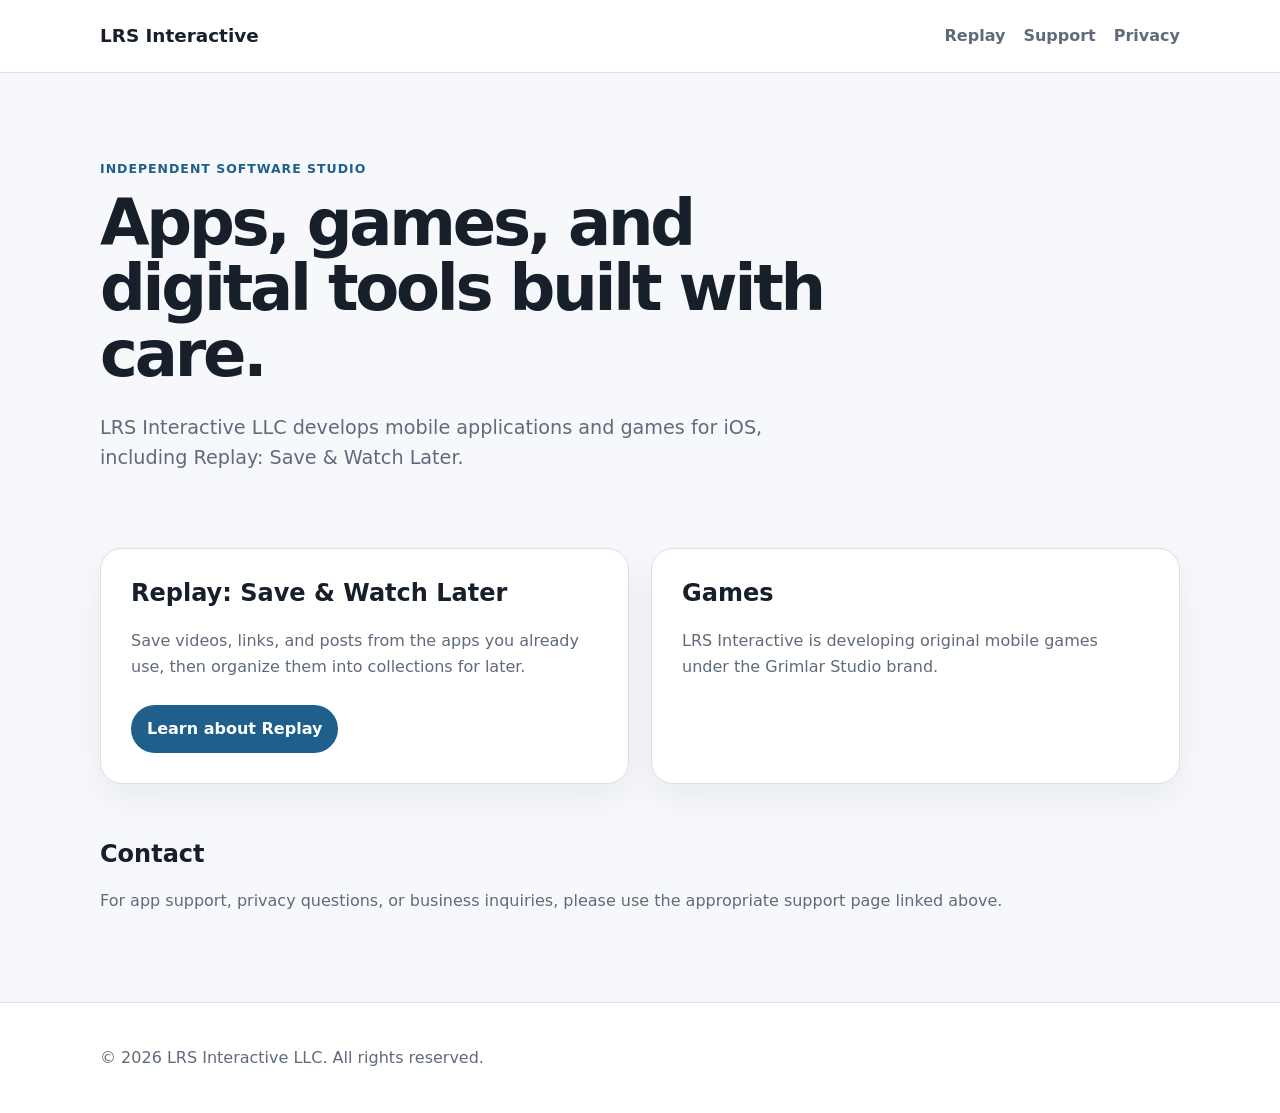
<file: index.html>
<!doctype html>
<html lang="en">
<head>
  <meta charset="utf-8">
  <meta name="viewport" content="width=device-width, initial-scale=1">
  <title>LRS Interactive LLC</title>
  <meta name="description" content="LRS Interactive LLC is an independent software studio developing mobile apps, games, and digital tools.">
  <link rel="stylesheet" href="styles.css">
</head>
<body>
  <header class="site-header">
    <div class="container nav">
      <a class="logo" href="/">LRS Interactive</a>
      <nav>
        <a href="/replay/">Replay</a>
        <a href="/replay/support/">Support</a>
        <a href="/replay/privacy/">Privacy</a>
      </nav>
    </div>
  </header>

  <main>
    <section class="hero container">
      <p class="eyebrow">Independent software studio</p>
      <h1>Apps, games, and digital tools built with care.</h1>
      <p class="lead">
        LRS Interactive LLC develops mobile applications and games for iOS, including Replay: Save & Watch Later.
      </p>
    </section>

    <section class="container card-grid">
      <article class="card">
        <h2>Replay: Save & Watch Later</h2>
        <p>
          Save videos, links, and posts from the apps you already use, then organize them into collections for later.
        </p>
        <a class="button" href="/replay/">Learn about Replay</a>
      </article>

      <article class="card">
        <h2>Games</h2>
        <p>
          LRS Interactive is developing original mobile games under the Grimlar Studio brand.
        </p>
      </article>
    </section>

    <section class="container contact">
  <h2>Contact</h2>
  <p>
    For app support, privacy questions, or business inquiries, please use the appropriate support page linked above.
  </p>
</section>
  </main>

  <footer class="site-footer">
    <div class="container">
      <p>© <span id="year"></span> LRS Interactive LLC. All rights reserved.</p>
    </div>
  </footer>

  <script>
    document.getElementById("year").textContent = new Date().getFullYear();
  </script>
</body>
</html>
</file>
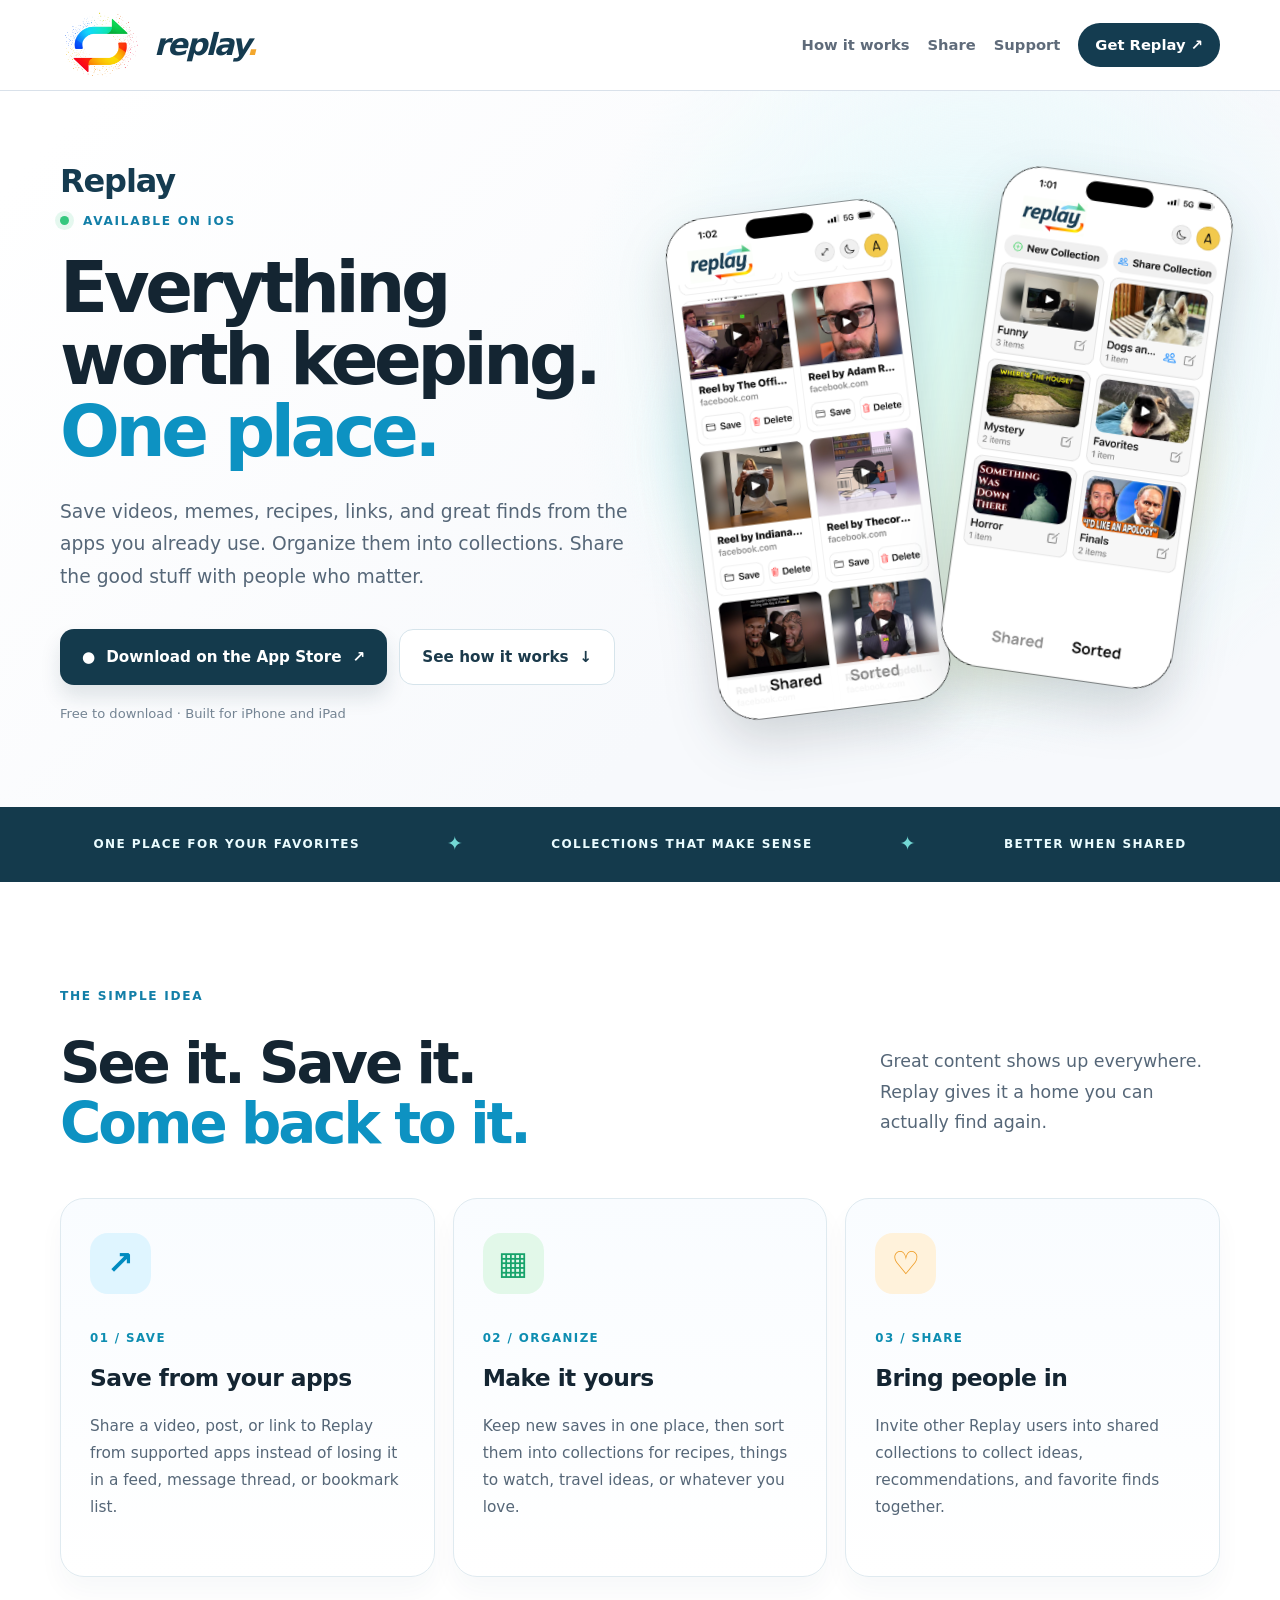
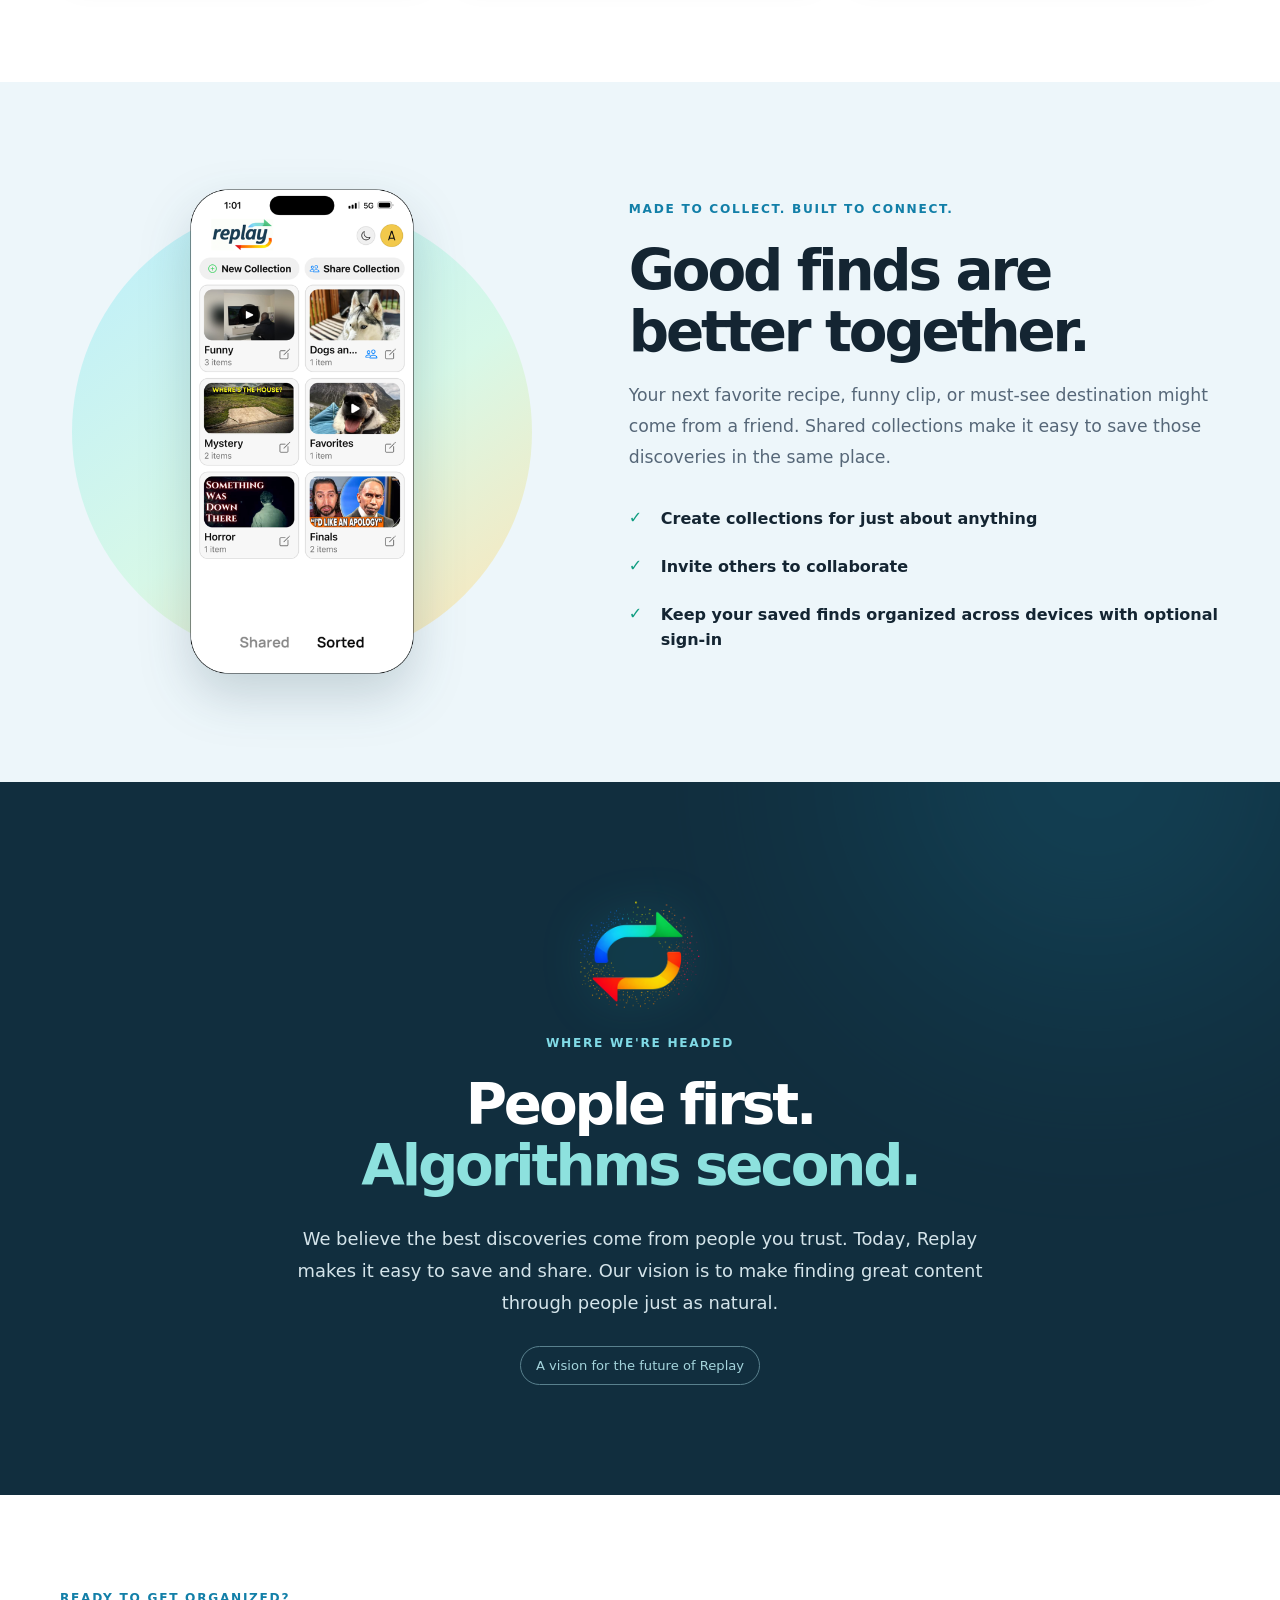
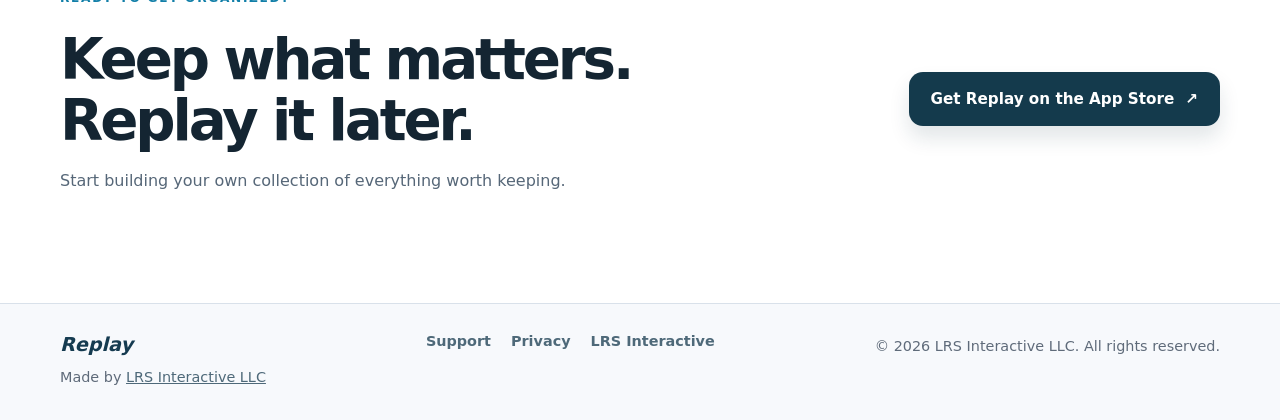
<file: replay/index.html>
<!doctype html>
<html lang="en">
<head>
  <meta charset="utf-8">
  <meta name="viewport" content="width=device-width, initial-scale=1">
  <meta name="theme-color" content="#f7f9fc">
  <meta name="description" content="Replay brings the videos, links, recipes, and discoveries you want to keep into one place. Save from your favorite apps, organize collections, and share with friends.">
  <meta property="og:title" content="Replay — Everything worth keeping. One place.">
  <meta property="og:description" content="Save from anywhere. Organize in collections. Share with people who matter.">
  <meta property="og:type" content="website">
  <meta property="og:url" content="https://lrsinteractive.co/replay/">
  <title>Replay — Everything worth keeping. One place.</title>
  <link rel="stylesheet" href="../styles.css">
  <link rel="stylesheet" href="replay.css">
</head>
<body class="replay-page">
  <a class="skip-link" href="#main">Skip to content</a>
  <header class="site-header">
    <div class="container nav">
      <a class="brand" href="./" aria-label="Replay home">
        <img class="brand-symbol" src="../logo.png" alt="" width="1311" height="1200">
        <span class="brand-text">replay<span class="brand-period">.</span></span>
      </a>
      <nav aria-label="Main navigation">
        <a href="#how-it-works">How it works</a>
        <a href="#sharing">Share</a>
        <a href="support/">Support</a>
        <a class="nav-download" href="https://apps.apple.com/us/app/replay-save-watch-later/id6756498810">Get Replay <span aria-hidden="true">↗</span></a>
      </nav>
    </div>
  </header>

  <main id="main">
    <section class="replay-hero">
      <div class="container hero-layout">
        <div class="hero-copy">
          <p class="hero-app-name">Replay</p>
          <p class="replay-kicker"><span class="live-dot" aria-hidden="true"></span> AVAILABLE ON iOS</p>
          <h1>Everything worth keeping. <span>One place.</span></h1>
          <p class="hero-lead">Save videos, memes, recipes, links, and great finds from the apps you already use. Organize them into collections. Share the good stuff with people who matter.</p>
          <div class="hero-actions">
            <a class="replay-button primary-button" href="https://apps.apple.com/us/app/replay-save-watch-later/id6756498810" aria-label="Download Replay on the App Store"><span aria-hidden="true">●</span> Download on the App Store <span aria-hidden="true">↗</span></a>
            <a class="replay-button secondary-button" href="#how-it-works">See how it works <span aria-hidden="true">↓</span></a>
          </div>
          <p class="hero-footnote">Free to download · Built for iPhone and iPad</p>
        </div>
        <div class="hero-visual" aria-label="Screenshots showing Replay's Shared and Sorted views">
          <div class="visual-glow" aria-hidden="true"></div>
          <img class="phone phone-shared" src="../shared.png" alt="Replay Shared inbox showing saved videos from other apps" width="395" height="853">
          <img class="phone phone-sorted" src="../sorted.png" alt="Replay Sorted view showing custom collections including Funny, Mystery, and Favorites" width="378" height="853">
        </div>
      </div>
    </section>

    <section class="benefit-strip" aria-label="Replay at a glance">
      <div class="container benefits">
        <span>ONE PLACE FOR YOUR FAVORITES</span><span aria-hidden="true">✦</span>
        <span>COLLECTIONS THAT MAKE SENSE</span><span aria-hidden="true">✦</span>
        <span>BETTER WHEN SHARED</span>
      </div>
    </section>

    <section class="replay-section" id="how-it-works">
      <div class="container">
        <p class="section-kicker">THE SIMPLE IDEA</p>
        <div class="section-heading">
          <h2>See it. Save it.<br><span>Come back to it.</span></h2>
          <p>Great content shows up everywhere. Replay gives it a home you can actually find again.</p>
        </div>
        <div class="feature-grid">
          <article class="feature-card">
            <div class="feature-icon cyan" aria-hidden="true">↗</div>
            <p class="feature-number">01 / SAVE</p>
            <h3>Save from your apps</h3>
            <p>Share a video, post, or link to Replay from supported apps instead of losing it in a feed, message thread, or bookmark list.</p>
          </article>
          <article class="feature-card">
            <div class="feature-icon green" aria-hidden="true">▦</div>
            <p class="feature-number">02 / ORGANIZE</p>
            <h3>Make it yours</h3>
            <p>Keep new saves in one place, then sort them into collections for recipes, things to watch, travel ideas, or whatever you love.</p>
          </article>
          <article class="feature-card">
            <div class="feature-icon orange" aria-hidden="true">♡</div>
            <p class="feature-number">03 / SHARE</p>
            <h3>Bring people in</h3>
            <p>Invite other Replay users into shared collections to collect ideas, recommendations, and favorite finds together.</p>
          </article>
        </div>
      </div>
    </section>

    <section class="spotlight-section" id="sharing">
      <div class="container spotlight">
        <div class="spotlight-art">
          <div class="spotlight-ring" aria-hidden="true"></div>
          <img src="../sorted.png" alt="A collection library in Replay with custom categories and a shared collection" loading="lazy" width="378" height="853">
        </div>
        <div class="spotlight-copy">
          <p class="section-kicker">MADE TO COLLECT. BUILT TO CONNECT.</p>
          <h2>Good finds are better together.</h2>
          <p>Your next favorite recipe, funny clip, or must-see destination might come from a friend. Shared collections make it easy to save those discoveries in the same place.</p>
          <ul class="tick-list">
            <li>Create collections for just about anything</li>
            <li>Invite others to collaborate</li>
            <li>Keep your saved finds organized across devices with optional sign-in</li>
          </ul>
        </div>
      </div>
    </section>

    <section class="vision-section">
      <div class="container vision-inner">
        <img class="vision-mark" src="../logo.png" alt="" width="1311" height="1200" loading="lazy">
        <p class="section-kicker">WHERE WE'RE HEADED</p>
        <h2>People first.<br><span>Algorithms second.</span></h2>
        <p>We believe the best discoveries come from people you trust. Today, Replay makes it easy to save and share. Our vision is to make finding great content through people just as natural.</p>
        <div class="vision-label">A vision for the future of Replay</div>
      </div>
    </section>

    <section class="cta-section">
      <div class="container cta-inner">
        <div>
          <p class="section-kicker">READY TO GET ORGANIZED?</p>
          <h2>Keep what matters.<br>Replay it later.</h2>
          <p>Start building your own collection of everything worth keeping.</p>
        </div>
        <a class="replay-button primary-button" href="https://apps.apple.com/us/app/replay-save-watch-later/id6756498810">Get Replay on the App Store <span aria-hidden="true">↗</span></a>
      </div>
    </section>
  </main>

  <footer class="site-footer replay-footer">
    <div class="container footer-content">
      <div><strong>Replay</strong><p>Made by <a href="../">LRS Interactive LLC</a></p></div>
      <nav aria-label="Footer navigation"><a href="support/">Support</a><a href="privacy/">Privacy</a><a href="../">LRS Interactive</a></nav>
      <p>© <span id="year">2026</span> LRS Interactive LLC. All rights reserved.</p>
    </div>
  </footer>
  <script>document.getElementById("year").textContent = new Date().getFullYear();</script>
</body>
</html>
</file>
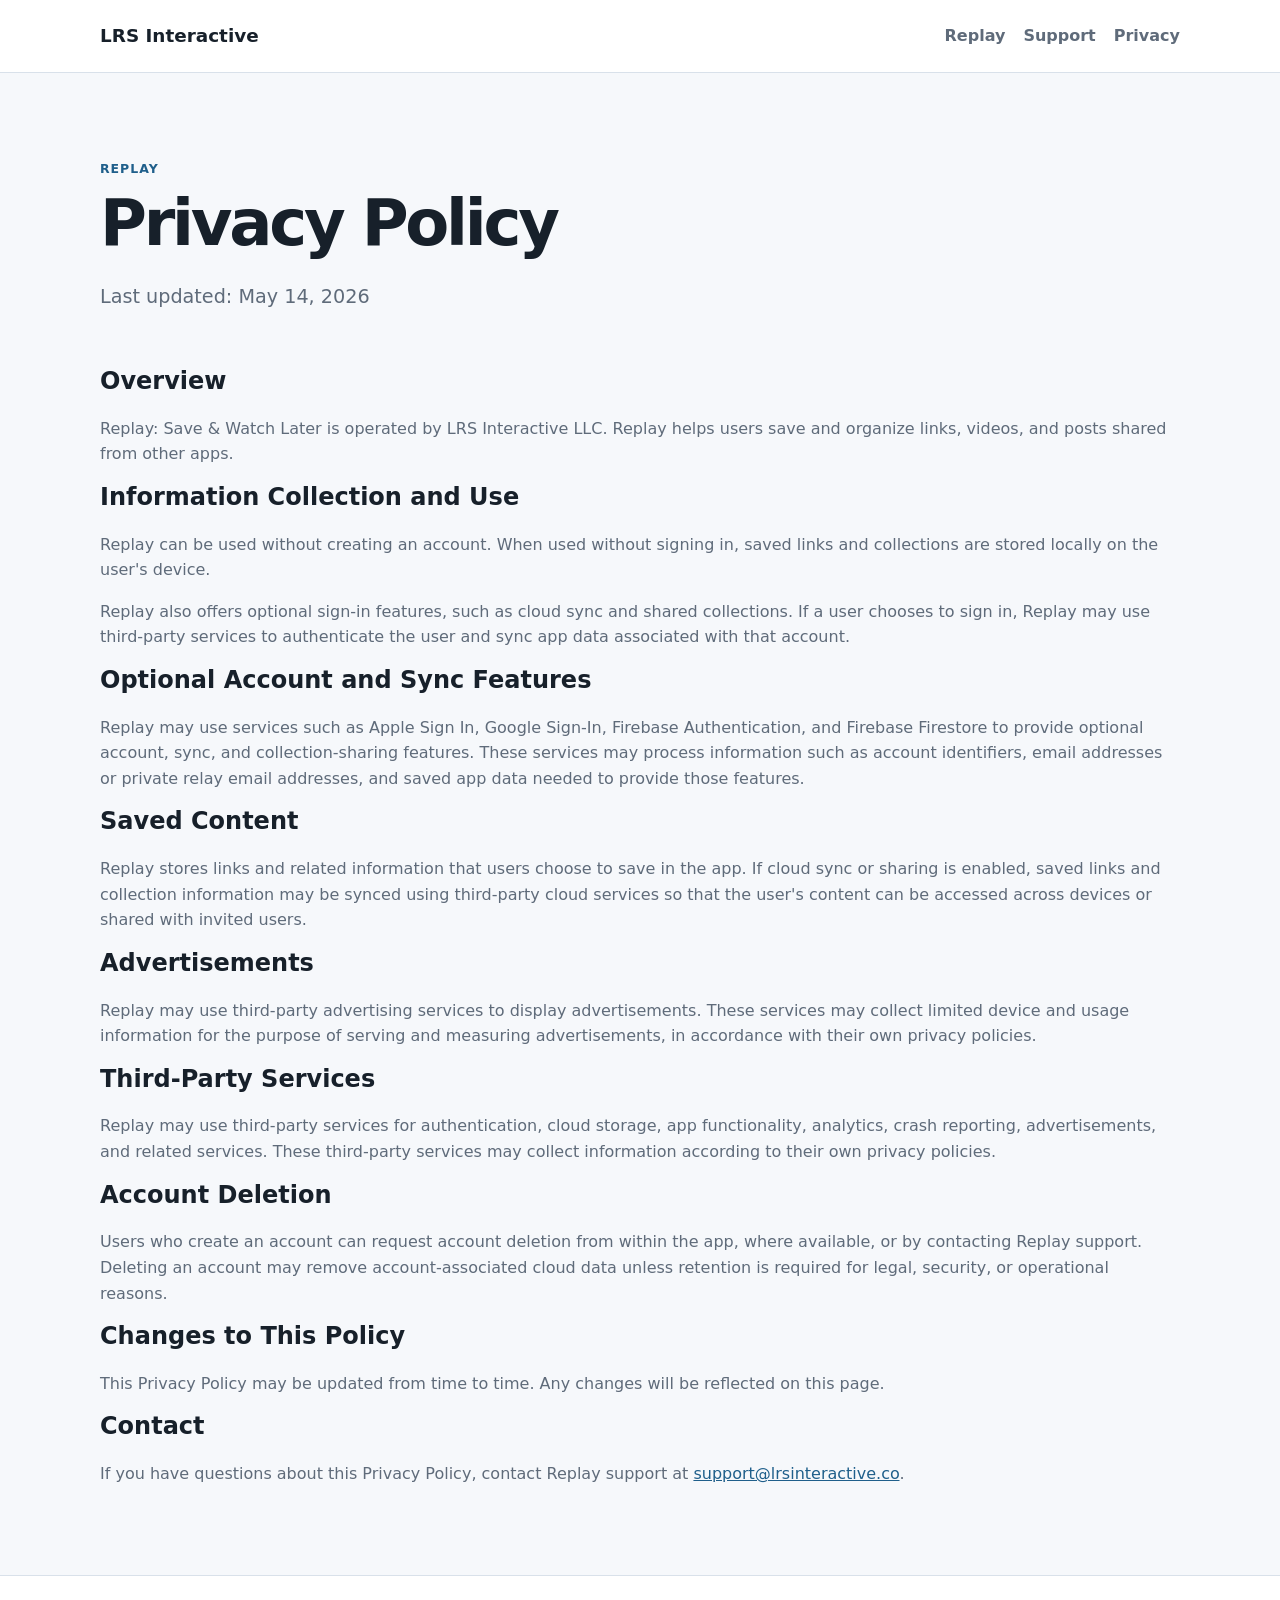
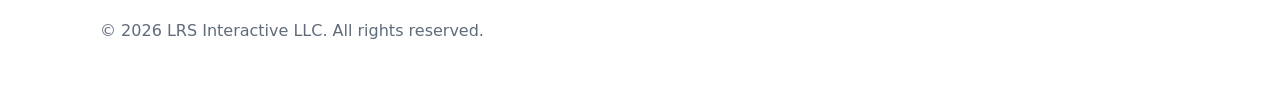
<file: replay/privacy/index.html>
<!doctype html>
<html lang="en">
<head>
  <meta charset="utf-8">
  <meta name="viewport" content="width=device-width, initial-scale=1">
  <title>Replay Privacy Policy | LRS Interactive LLC</title>
  <meta name="description" content="Privacy policy for Replay: Save & Watch Later.">
  <link rel="stylesheet" href="../../styles.css">
</head>
<body>
  <header class="site-header">
    <div class="container nav">
      <a class="logo" href="../../">LRS Interactive</a>
      <nav>
        <a href="../">Replay</a>
        <a href="../support/">Support</a>
        <a href="./">Privacy</a>
      </nav>
    </div>
  </header>

  <main>
    <section class="hero container">
      <p class="eyebrow">Replay</p>
      <h1>Privacy Policy</h1>
      <p class="lead">Last updated: May 14, 2026</p>
    </section>

    <section class="container contact">
      <h2>Overview</h2>
      <p>
        Replay: Save & Watch Later is operated by LRS Interactive LLC. Replay helps users save and organize links, videos, and posts shared from other apps.
      </p>

      <h2>Information Collection and Use</h2>
      <p>
        Replay can be used without creating an account. When used without signing in, saved links and collections are stored locally on the user's device.
      </p>
      <p>
        Replay also offers optional sign-in features, such as cloud sync and shared collections. If a user chooses to sign in, Replay may use third-party services to authenticate the user and sync app data associated with that account.
      </p>

      <h2>Optional Account and Sync Features</h2>
      <p>
        Replay may use services such as Apple Sign In, Google Sign-In, Firebase Authentication, and Firebase Firestore to provide optional account, sync, and collection-sharing features. These services may process information such as account identifiers, email addresses or private relay email addresses, and saved app data needed to provide those features.
      </p>

      <h2>Saved Content</h2>
      <p>
        Replay stores links and related information that users choose to save in the app. If cloud sync or sharing is enabled, saved links and collection information may be synced using third-party cloud services so that the user's content can be accessed across devices or shared with invited users.
      </p>

      <h2>Advertisements</h2>
      <p>
        Replay may use third-party advertising services to display advertisements. These services may collect limited device and usage information for the purpose of serving and measuring advertisements, in accordance with their own privacy policies.
      </p>

      <h2>Third-Party Services</h2>
      <p>
        Replay may use third-party services for authentication, cloud storage, app functionality, analytics, crash reporting, advertisements, and related services. These third-party services may collect information according to their own privacy policies.
      </p>

      <h2>Account Deletion</h2>
<p>
  Users who create an account can request account deletion from within the app, where available, or by contacting Replay support. Deleting an account may remove account-associated cloud data unless retention is required for legal, security, or operational reasons.
</p>

      <h2>Changes to This Policy</h2>
      <p>
        This Privacy Policy may be updated from time to time. Any changes will be reflected on this page.
      </p>

      <h2>Contact</h2>
      <p>
        If you have questions about this Privacy Policy, contact Replay support at
        <a href="mailto:replay.app.help@gmail.com">support@lrsinteractive.co</a>.
      </p>
    </section>
  </main>

  <footer class="site-footer">
    <div class="container">
      <p>© <span id="year"></span> LRS Interactive LLC. All rights reserved.</p>
    </div>
  </footer>

  <script>
    document.getElementById("year").textContent = new Date().getFullYear();
  </script>
</body>
</html>
</file>
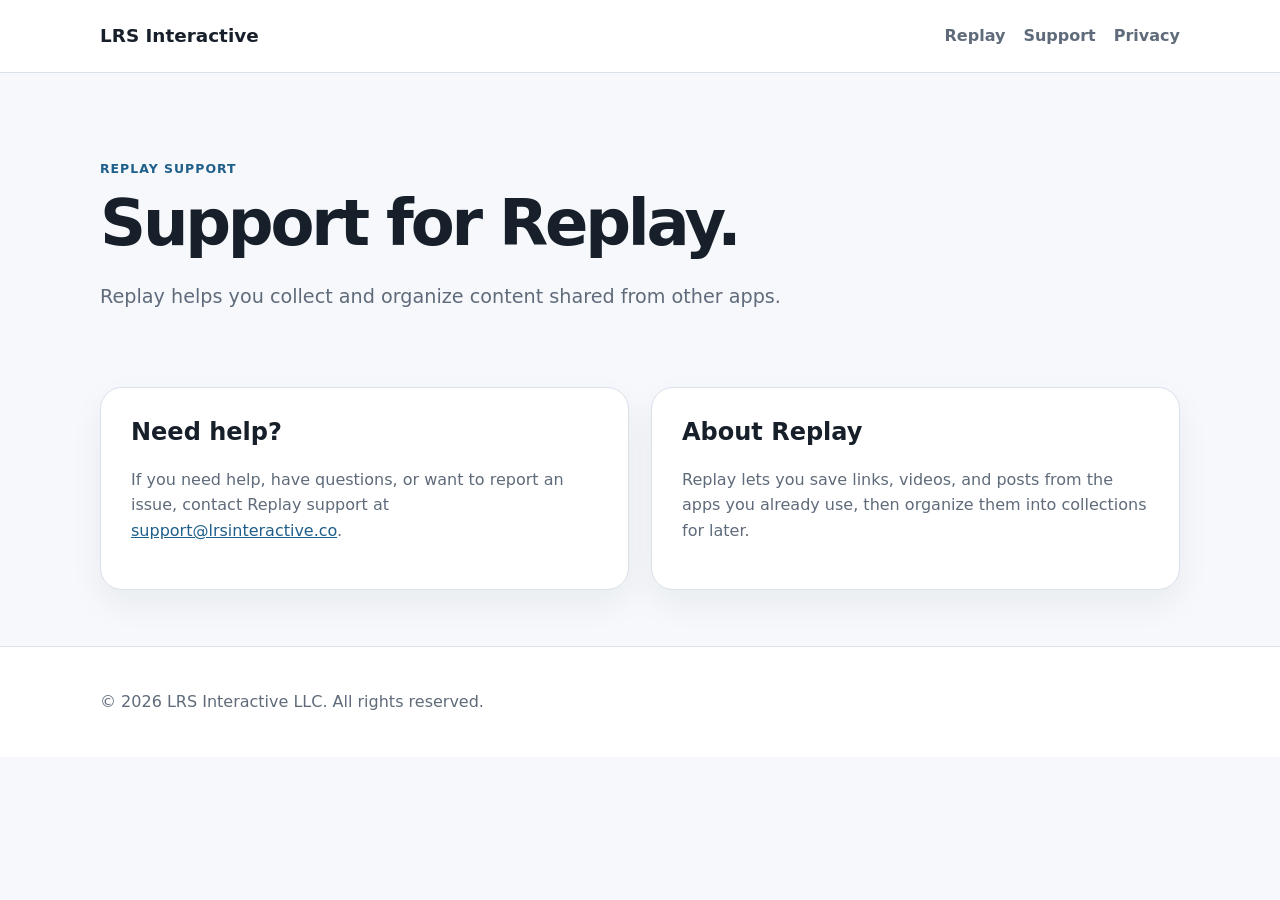
<file: replay/support/index.html>
<!doctype html>
<html lang="en">
<head>
  <meta charset="utf-8">
  <meta name="viewport" content="width=device-width, initial-scale=1">
  <title>Replay Support | LRS Interactive LLC</title>
  <meta name="description" content="Support page for Replay: Save & Watch Later.">
  <link rel="stylesheet" href="../../styles.css">
</head>
<body>
  <header class="site-header">
    <div class="container nav">
      <a class="logo" href="../../">LRS Interactive</a>
      <nav>
        <a href="../">Replay</a>
        <a href="./">Support</a>
        <a href="../privacy/">Privacy</a>
      </nav>
    </div>
  </header>

  <main>
    <section class="hero container">
      <p class="eyebrow">Replay Support</p>
      <h1>Support for Replay.</h1>
      <p class="lead">
        Replay helps you collect and organize content shared from other apps.
      </p>
    </section>

    <section class="container card-grid">
      <article class="card">
        <h2>Need help?</h2>
        <p>
          If you need help, have questions, or want to report an issue, contact Replay support at
          <a href="mailto:replay.app.help@gmail.com">support@lrsinteractive.co</a>.
        </p>
      </article>

      <article class="card">
        <h2>About Replay</h2>
        <p>
          Replay lets you save links, videos, and posts from the apps you already use, then organize them into collections for later.
        </p>
      </article>
    </section>
  </main>

  <footer class="site-footer">
    <div class="container">
      <p>© <span id="year"></span> LRS Interactive LLC. All rights reserved.</p>
    </div>
  </footer>

  <script>
    document.getElementById("year").textContent = new Date().getFullYear();
  </script>
</body>
</html>
</file>
<file: styles.css>
:root {
  --bg: #f6f8fb;
  --text: #17202a;
  --muted: #5f6b7a;
  --card: #ffffff;
  --border: #d9e1ea;
  --accent: #1f5f8b;
  --accent-dark: #164766;
}

* {
  box-sizing: border-box;
}

body {
  margin: 0;
  font-family: system-ui, -apple-system, BlinkMacSystemFont, "Segoe UI", sans-serif;
  background: var(--bg);
  color: var(--text);
  line-height: 1.6;
}

a {
  color: var(--accent);
}

.container {
  width: min(1080px, calc(100% - 40px));
  margin: 0 auto;
}

.site-header {
  background: #ffffff;
  border-bottom: 1px solid var(--border);
}

.nav {
  display: flex;
  align-items: center;
  justify-content: space-between;
  min-height: 72px;
  gap: 24px;
}

.logo {
  font-weight: 750;
  font-size: 1.15rem;
  color: var(--text);
  text-decoration: none;
}

nav {
  display: flex;
  gap: 18px;
  flex-wrap: wrap;
}

nav a {
  color: var(--muted);
  text-decoration: none;
  font-weight: 600;
}

nav a:hover {
  color: var(--accent);
}

.hero {
  padding: 86px 0 54px;
}

.eyebrow {
  margin: 0 0 12px;
  color: var(--accent);
  font-weight: 700;
  text-transform: uppercase;
  letter-spacing: 0.08em;
  font-size: 0.78rem;
}

h1 {
  max-width: 780px;
  margin: 0;
  font-size: clamp(2.4rem, 5vw, 4.8rem);
  line-height: 1.02;
  letter-spacing: -0.05em;
}

.lead {
  max-width: 700px;
  margin: 26px 0 0;
  color: var(--muted);
  font-size: 1.2rem;
}

.card-grid {
  display: grid;
  grid-template-columns: repeat(2, minmax(0, 1fr));
  gap: 22px;
  padding: 20px 0 56px;
}

.card {
  background: var(--card);
  border: 1px solid var(--border);
  border-radius: 22px;
  padding: 30px;
  box-shadow: 0 14px 34px rgba(17, 32, 46, 0.06);
}

.card h2,
.contact h2 {
  margin-top: 0;
  line-height: 1.2;
}

.card p,
.contact p {
  color: var(--muted);
}

.button {
  display: inline-block;
  margin-top: 10px;
  padding: 11px 16px;
  background: var(--accent);
  color: #ffffff;
  border-radius: 999px;
  text-decoration: none;
  font-weight: 700;
}

.button:hover {
  background: var(--accent-dark);
}

.contact {
  padding: 0 0 72px;
}

.site-footer {
  border-top: 1px solid var(--border);
  padding: 26px 0;
  color: var(--muted);
  background: #ffffff;
}

@media (max-width: 740px) {
  .nav {
    align-items: flex-start;
    flex-direction: column;
    padding: 18px 0;
  }

  .card-grid {
    grid-template-columns: 1fr;
  }

  .hero {
    padding-top: 56px;
  }
}
</file>
<file: replay/replay.css>
/* Replay landing page only. All selectors are scoped to .replay-page. */
.replay-page { --ink:#142532; --soft-ink:#566778; --accent:#0e88c9; --navy:#122c3a; background:#f7f9fc; color:var(--ink); overflow-x:hidden; }
.replay-page a { transition:background-color .2s ease,color .2s ease,transform .2s ease; }
.replay-page .container { width:min(1160px,calc(100% - 44px)); }
.replay-page .site-header { position:relative; z-index:5; background:rgba(255,255,255,.96); }
.replay-page .nav { min-height:90px; }
.replay-page .brand { display:inline-flex; gap:10px; align-items:center; color:#153b50; text-decoration:none; font-weight:850; font-style:italic; font-size:1.65rem; letter-spacing:-.065em; }
.replay-page .brand-symbol { display:block; width:84px; height:77px; object-fit:contain; flex-shrink:0; background:transparent; border:0; border-radius:0; box-shadow:none; }
.replay-page .brand-period { color:#f3a72d; }
.replay-page .brand-text { color:#153b50; font-weight:850; font-style:italic; font-size:1.9rem; letter-spacing:-.065em; line-height:1; }
.replay-page .hero-app-name { margin:0 0 12px; color:#153b50; font-size:clamp(1.45rem,2.5vw,2rem); font-weight:850; letter-spacing:-.035em; text-transform:none; line-height:1.15; }
.replay-page .nav nav { align-items:center; }
.replay-page .nav nav a { font-size:.92rem; }
.replay-page .nav-download { background:#143c50; color:white!important; padding:10px 17px; border-radius:100px; }
.replay-page .nav-download:hover { background:#0e83ae; }
.replay-page .skip-link { position:absolute; top:-60px; left:12px; background:white; padding:8px 12px; z-index:10; }
.replay-page .skip-link:focus { top:10px; }
.replay-page .replay-hero { background:radial-gradient(circle at 76% 37%,#e0f8fa 0,transparent 38%),linear-gradient(135deg,#fff 5%,#f7f9fc 65%); }
.replay-page .hero-layout { min-height:645px; display:grid; grid-template-columns:1.02fr .98fr; gap:35px; align-items:center; padding:72px 0 70px; }
.replay-page .hero-copy { position:relative; z-index:2; }
.replay-page .replay-kicker,.replay-page .section-kicker { margin:0 0 22px; color:#127fa8; font-size:.76rem; font-weight:800; letter-spacing:.14em; }
.replay-page .live-dot { display:inline-block; width:9px; height:9px; border-radius:50%; background:#35c77e; margin-right:8px; box-shadow:0 0 0 5px #35c77e20; }
.replay-page h1 { font-size:clamp(3.1rem,5.5vw,5.7rem); max-width:none; line-height:1.02; letter-spacing:-.062em; }
.replay-page h1 span,.replay-page .section-heading h2 span { color:#0d92c2; }
.replay-page .hero-lead { color:var(--soft-ink); font-size:1.17rem; line-height:1.75; max-width:580px; margin:27px 0 0; }
.replay-page .hero-actions { display:flex; flex-wrap:wrap; gap:12px; margin-top:35px; }
.replay-page .replay-button { display:inline-flex; align-items:center; justify-content:center; gap:11px; padding:15px 22px; border-radius:14px; text-decoration:none; font-weight:750; font-size:.95rem; min-height:52px; }
.replay-page .primary-button { background:#143a4c; color:#fff; box-shadow:0 12px 20px #173a4a20; }
.replay-page .primary-button:hover { background:#0c7297; transform:translateY(-2px); }
.replay-page .secondary-button { background:white; color:#1b3a4b; border:1px solid #d6e4eb; }
.replay-page .secondary-button:hover { background:#eef9fc; }
.replay-page .hero-footnote { font-size:.82rem; color:#748493; margin-top:18px; }
.replay-page .hero-visual { position:relative; height:550px; min-width:0; }
.replay-page .visual-glow { position:absolute; inset:45px 20px 45px 10px; background:linear-gradient(125deg,#b9eff9,#e8fff1 52%,#fff5cc); border-radius:50%; filter:blur(25px); opacity:.85; }
.replay-page .phone { position:absolute; height:505px; width:auto; filter:drop-shadow(0 22px 25px #1425352d); object-fit:contain; }
.replay-page .phone-shared { left:4%; top:32px; transform:rotate(-7deg); }
.replay-page .phone-sorted { right:3%; top:0; transform:rotate(8deg); }
.replay-page .benefit-strip { background:#143a4c; color:#eafcff; }
.replay-page .benefits { min-height:75px; display:flex; gap:20px; justify-content:space-around; align-items:center; flex-wrap:wrap; text-align:center; font-size:.75rem; font-weight:750; letter-spacing:.12em; }
.replay-page .benefits span:nth-child(even) { color:#73d8d5; font-size:1.2rem; }
.replay-page .replay-section { padding:105px 0; background:#fff; }
.replay-page .section-heading { display:flex; justify-content:space-between; align-items:end; gap:45px; margin-bottom:43px; }
.replay-page h2 { font-size:clamp(2.3rem,4.4vw,4.2rem); line-height:1.08; letter-spacing:-.055em; margin:0; }
.replay-page .section-heading p { color:var(--soft-ink); max-width:340px; font-size:1.09rem; line-height:1.75; }
.replay-page .feature-grid { display:grid; grid-template-columns:repeat(3,minmax(0,1fr)); gap:18px; }
.replay-page .feature-card { padding:34px 29px 40px; border:1px solid #dfeaf0; border-radius:24px; background:linear-gradient(180deg,#f9fcff,#fff); box-shadow:0 15px 26px #173a4a09; }
.replay-page .feature-icon { display:grid; place-items:center; border-radius:18px; width:61px; height:61px; font-weight:750; font-size:2rem; margin-bottom:35px; }
.replay-page .feature-icon.cyan { background:#dff5ff; color:#008bc0; }
.replay-page .feature-icon.green { background:#e2f8e9; color:#17a36b; }
.replay-page .feature-icon.orange { background:#fff2db; color:#ee9a21; }
.replay-page .feature-number { font-size:.74rem; color:#0d8db1!important; letter-spacing:.12em; font-weight:800; }
.replay-page .feature-card h3 { font-size:1.46rem; letter-spacing:-.025em; margin:12px 0 8px; }
.replay-page .feature-card p:last-child { color:var(--soft-ink); font-size:.96rem; line-height:1.75; }
.replay-page .spotlight-section { background:#edf6fa; overflow:hidden; }
.replay-page .spotlight { display:grid; grid-template-columns:.9fr 1.1fr; gap:85px; align-items:center; padding:90px 0; }
.replay-page .spotlight-art { position:relative; height:520px; display:grid; place-items:center; }
.replay-page .spotlight-ring { position:absolute; width:460px; height:460px; max-width:100%; border-radius:50%; background:linear-gradient(145deg,#bceefb,#d7f8e8 55%,#ffe4b4); }
.replay-page .spotlight-art img { position:relative; height:485px; width:auto; filter:drop-shadow(0 22px 25px #173a4a30); }
.replay-page .spotlight-copy h2 { max-width:560px; }
.replay-page .spotlight-copy>p:not(.section-kicker) { color:var(--soft-ink); line-height:1.8; font-size:1.08rem; }
.replay-page .tick-list { list-style:none; padding:0; margin:22px 0 0; }
.replay-page .tick-list li { position:relative; padding:11px 0 11px 32px; font-weight:600; }
.replay-page .tick-list li::before { content:"✓"; position:absolute; left:0; top:10px; color:#0f9d80; font-weight:900; }
.replay-page .vision-section { padding:110px 0; background:#112e3e; color:white; text-align:center; position:relative; overflow:hidden; }
.replay-page .vision-section::before { content:""; position:absolute; width:450px; height:450px; border-radius:50%; background:#1a93b6; filter:blur(130px); opacity:.2; top:-240px; right:-40px; }
.replay-page .vision-inner { position:relative; }
.replay-page .vision-mark { display:block; width:140px; height:auto; margin:0 auto 14px; filter:drop-shadow(0 0 25px #17b9c055); }
.replay-page .vision-section .section-kicker { color:#81dbe7; }
.replay-page .vision-section h2 span { color:#8de1de; }
.replay-page .vision-section p:not(.section-kicker) { max-width:690px; margin:26px auto; color:#d4e4ea; font-size:1.12rem; line-height:1.8; }
.replay-page .vision-label { display:inline-block; color:#a4d4dc; border:1px solid #59818e; padding:8px 15px; border-radius:999px; font-size:.82rem; }
.replay-page .cta-section { padding:94px 0; background:#fff; }
.replay-page .cta-inner { display:flex; align-items:center; justify-content:space-between; gap:30px; }
.replay-page .cta-inner p:not(.section-kicker) { color:var(--soft-ink); }
.replay-page .replay-footer { background:#f7f9fc; }
.replay-page .footer-content { display:flex; justify-content:space-between; align-items:start; flex-wrap:wrap; gap:25px; font-size:.9rem; }
.replay-page .footer-content strong { font-style:italic; color:#153b50; font-size:1.2rem; }
.replay-page .footer-content p { margin:5px 0; }
.replay-page .footer-content nav { display:flex; gap:20px; }
.replay-page .footer-content a { color:#4e6979; }
.replay-page a:focus-visible { outline:3px solid #13a2d7; outline-offset:4px; }
@media(max-width:1050px) {
  .replay-page .hero-layout { grid-template-columns:1fr 1fr; gap:10px; }
  .replay-page .phone { height:420px; }
  .replay-page .hero-visual { height:465px; }
  .replay-page .spotlight { gap:32px; }
}
@media(max-width:760px) {
  .replay-page .nav { flex-direction:row; align-items:center; padding:15px 0; }
  .replay-page .nav nav { gap:13px; }
  .replay-page .nav nav a[href="#sharing"],.replay-page .nav nav a[href="#how-it-works"] { display:none; }
  .replay-page .hero-layout { grid-template-columns:1fr; padding:60px 0 20px; gap:12px; min-height:auto; }
  .replay-page h1 { font-size:clamp(3rem,11vw,4.7rem); }
  .replay-page .hero-visual { height:450px; width:min(500px,100%); margin:auto; }
  .replay-page .phone { height:410px; }
  .replay-page .benefits { gap:12px; padding:15px 0; }
  .replay-page .benefits span:nth-child(even) { display:none; }
  .replay-page .replay-section { padding:70px 0; }
  .replay-page .section-heading { display:block; }
  .replay-page .feature-grid { grid-template-columns:1fr; }
  .replay-page .feature-card { padding:24px; }
  .replay-page .feature-icon { margin-bottom:15px; }
  .replay-page .spotlight { grid-template-columns:1fr; padding:70px 0; }
  .replay-page .spotlight-art { height:400px; }
  .replay-page .spotlight-art img { height:380px; }
  .replay-page .spotlight-ring { width:365px; height:365px; }
  .replay-page .vision-section { padding:75px 0; }
  .replay-page .cta-section { padding:70px 0; }
  .replay-page .cta-inner { display:block; }
  .replay-page .cta-inner .replay-button { margin-top:15px; }
}
@media(max-width:430px) {
  .replay-page .container { width:calc(100% - 32px); }
  .replay-page .brand { font-size:1.4rem; }
  .replay-page .brand-symbol { width:62px; height:57px; }
  .replay-page .brand-text { font-size:1.55rem; }
  .replay-page .hero-app-name { font-size:1.5rem; margin-bottom:10px; }
  .replay-page .nav nav a { font-size:.78rem; }
  .replay-page .nav-download { padding:8px 11px; }
  .replay-page .hero-actions { align-items:stretch; flex-direction:column; }
  .replay-page .phone { height:340px; }
  .replay-page .hero-visual { height:365px; }
  .replay-page .hero-lead { font-size:1.04rem; }
}
@media(prefers-reduced-motion:reduce) { .replay-page a { transition:none; } }
</file>
